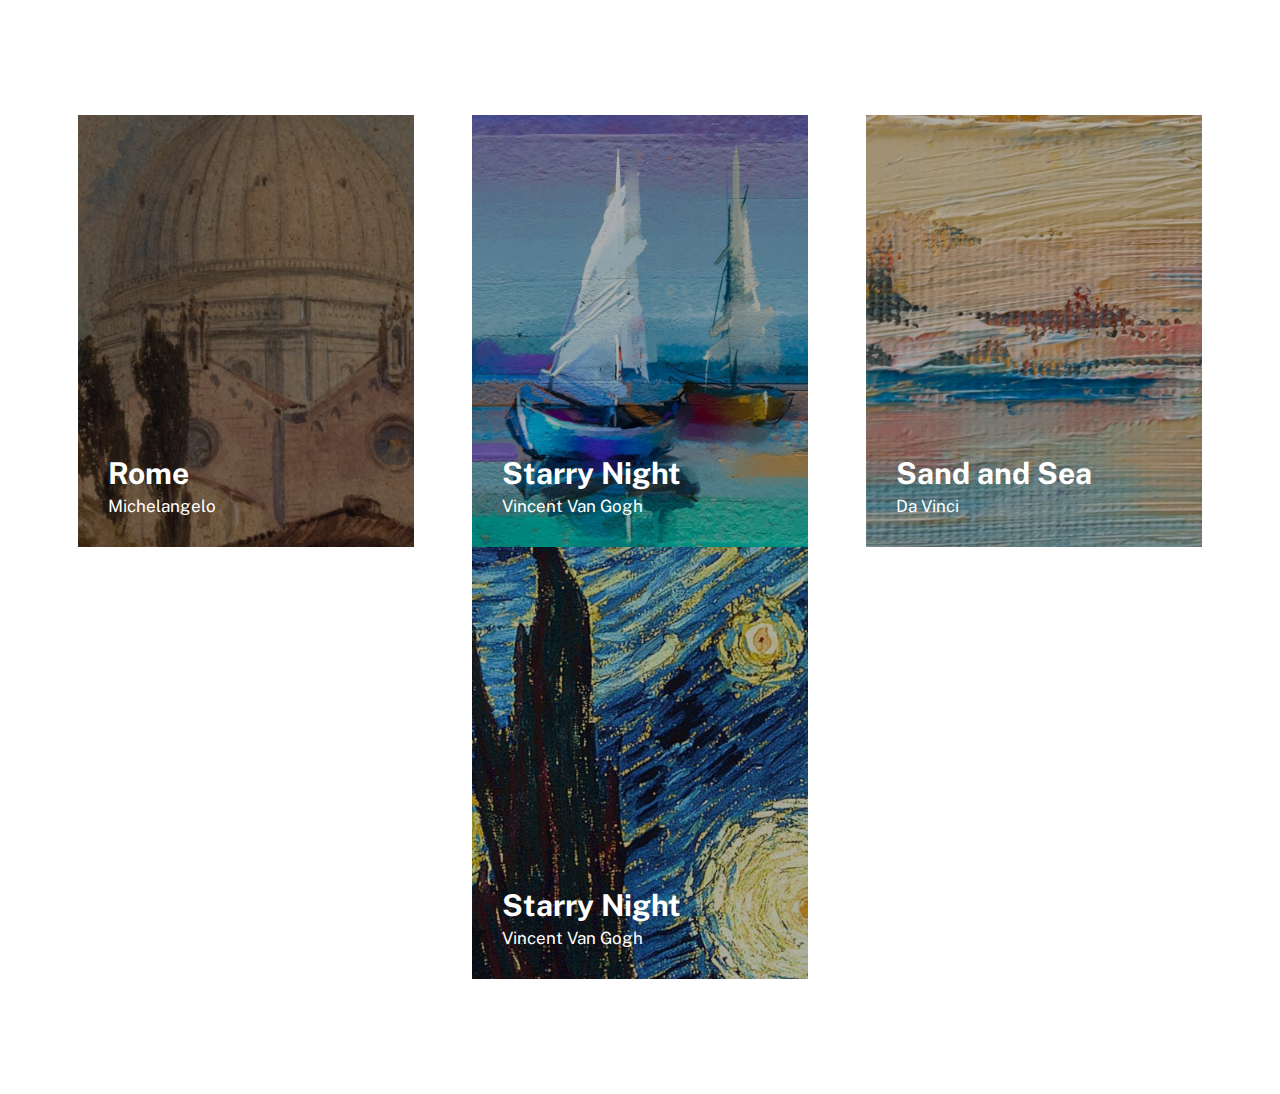
<file: desafio-02/index.html>
<!DOCTYPE html>
<html lang="en">

<head>
    <meta charset="UTF-8">
    <meta http-equiv="X-UA-Compatible" content="IE=edge">
    <meta name="viewport" content="width=device-width, initial-scale=1.0">
    <title>Lista Imagens</title>
    <link rel="stylesheet" href="style.css">
</head>

<body>
    <section class="images">
        <div class="image image1">
            <div class="cover">
                <h1>Rome</h1>
                <span>Michelangelo</span>
            </div>
        </div>
        <div class="image image2">
            <div class="cover">
                <h1>Starry Night</h1>
                <span>Vincent Van Gogh</span>
            </div>
        </div>
        <div class="image image3">
            <div class="cover">
                <h1>Sand and Sea</h1>
                <span>Da Vinci</span>
            </div>
        </div>
        <div class="image image4">
            <div class="cover">
                <h1>Starry Night</h1>
                <span>Vincent Van Gogh</span>
            </div>
        </div>
    </section>
</body>

</html>
</file>
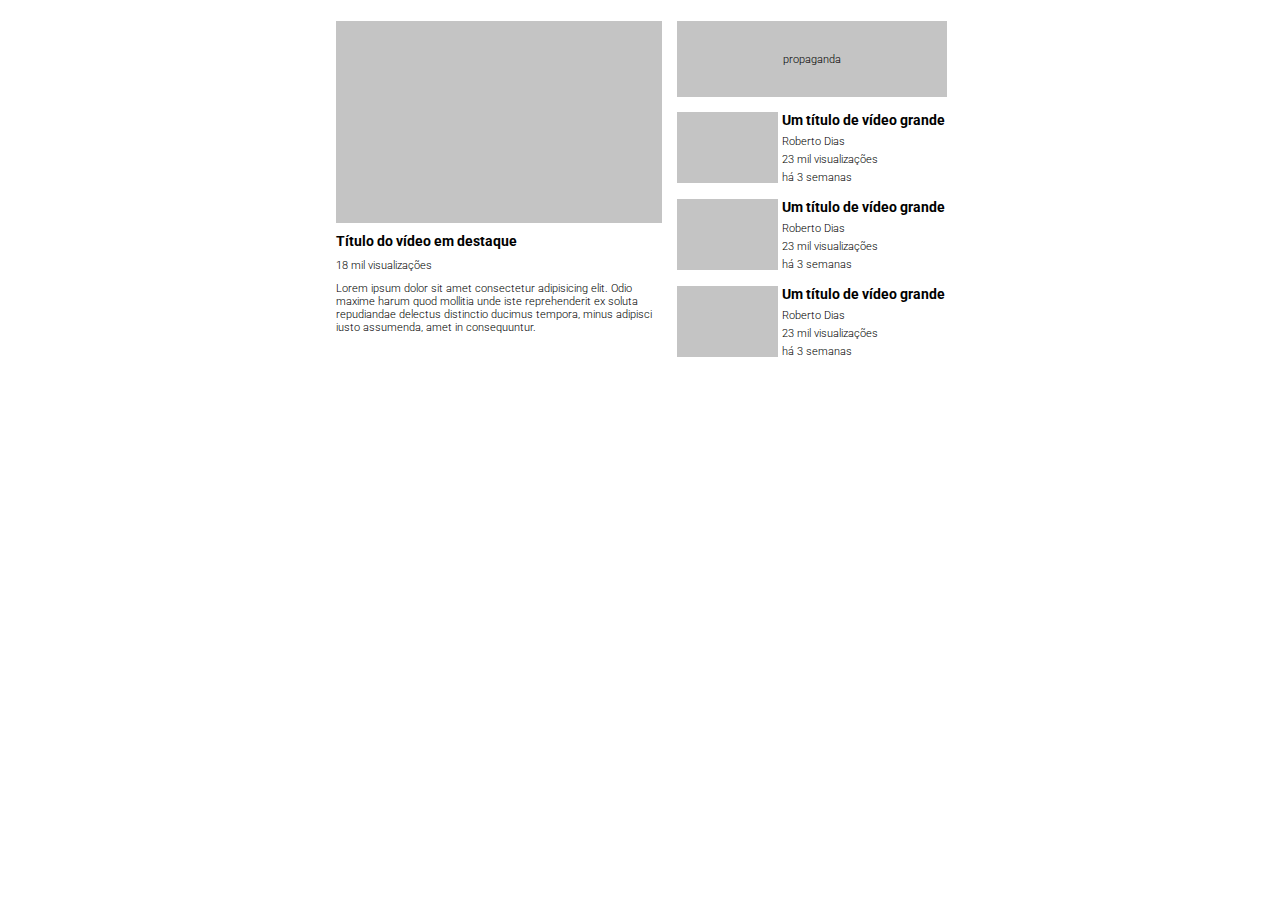
<file: desafio-03/index.html>
<!DOCTYPE html>
<html lang="pt-BR">

<head>
    <meta charset="UTF-8">
    <meta http-equiv="X-UA-Compatible" content="IE=edge">
    <meta name="viewport" content="width=device-width, initial-scale=1.0">
    <title>YoutubeFake</title>
    <link rel="stylesheet" href="style.css">
</head>

<body>
    <div class="main-video">
        <div class="video-frame main"></div>
        <h1>Título do vídeo em destaque</h1>
        <p>18 mil visualizações</p>
        <p>Lorem ipsum dolor sit amet consectetur adipisicing elit. Odio maxime harum quod mollitia unde iste reprehenderit ex soluta repudiandae delectus distinctio ducimus tempora, minus adipisci iusto assumenda, amet in consequuntur.</p>
    </div>

    <div class="advertisement">
        propaganda
    </div>

    <div class="related">
        <div class="related-video">
            <div class="video-frame related-frame"></div>
            <div class="info">
                <h2>Um título de vídeo grande</h2>
                <p>Roberto Dias</p>
                <p>23 mil visualizações</p>
                <p>há 3 semanas</p>
            </div>
        </div>
        <div class="related-video">
            <div class="video-frame related-frame"></div>
            <div class="info">
                <h2>Um título de vídeo grande</h2>
                <p>Roberto Dias</p>
                <p>23 mil visualizações</p>
                <p>há 3 semanas</p>
            </div>
        </div>
        <div class="related-video">
            <div class="video-frame related-frame"></div>
            <div class="info">
                <h2>Um título de vídeo grande</h2>
                <p>Roberto Dias</p>
                <p>23 mil visualizações</p>
                <p>há 3 semanas</p>
            </div>
        </div>
    </div>

</body>

</html>
</file>
<file: desafio-02/style.css>
@import url('https://fonts.googleapis.com/css2?family=Public+Sans:wght@400;700&display=swap');

html {
    font-size: 62.5%;
}

* {
    margin: 0;
    padding: 0;
    box-sizing: border-box;
    font-family: 'Public Sans', sans-serif;
}

body {
    max-width: 1440px;
    height: 689px;
    margin: 0 auto;
}

.images {
    display: flex;
    flex-flow: row wrap;
    padding: 115px 20px;
    justify-content: space-evenly;
    color: #fff;
}

.images .image {
    display: flex;
    flex-direction: column;
    width: 335.64px;
    height: 431.86px;
}

.images .image .cover {
    position: relative;
    background-color: rgba(0, 0, 0, 0.3);
    padding: 26px 30px;
    width: 100%;
    height: 100%;
}

.images .image .cover h1 { 
    position: absolute;
    bottom: 56px;
    font-size: 3rem;
    font-weight: 700;
}

.images .image span {
    position: absolute;
    bottom: 31px;
    font-size: 1.7rem;
    font-weight: 400;
}

.images .image1 {
    background: black url(./lista-imagens/6.jpg) center center no-repeat;
    background-size: cover;
}

.images .image2 {
    background: url(./lista-imagens/3.jpg) center center no-repeat;
    background-size: cover;
}

.images .image3 {
    background: url(./lista-imagens/4.jpg) center center no-repeat;
    background-size: cover;
}

.images .image4 {
    background: url(./lista-imagens/5.jpg) center center no-repeat;
    background-size: cover;
}
</file>
<file: desafio-03/style.css>
@import url('https://fonts.googleapis.com/css2?family=Roboto:wght@300;400;700&display=swap');

html {
    font-size: 62.5%;
}

* {
    margin: 0;
    padding: 0;
    box-sizing: border-box;
    font-family: 'Roboto', sans-serif;
    font-size: 1.1rem;
    font-weight: 300;
}

body {
    max-width: 656px;
    height: 368px;
    display: grid;
    grid-template-areas: "main-video advertisement"
                         "main-video related";
    padding: 21px 24px;
    grid-gap: 15px;
    margin: 0 auto;
}

.video-frame, .advertisement {
    background-color: #C4C4C4;
}

.main-video {
    grid-area: main-video;
}

.main-video h1 {
    font-size: 1.4rem;
    font-weight: 700;
}

.main-video div, h1, p {
    margin-bottom: 10px;
}

.main {
    width: 326px;
    height: 202px;
}


.advertisement {
    grid-area: advertisement;
    display: flex;
    justify-content: center;
    align-items: center;
    width: 270px;
    height: 76px;
}


.related {
    grid-area: related;
    display: flex;
    flex-direction: column;
}

.related-frame {
    width: 101px;
    height: 71px;
}

.related .related-video {
    display: flex;
    align-content: center;
    margin-bottom: 10px;
}

.related .related-video .info {
    margin-left: 4px;
}

.related .related-video .info h2 {
    font-weight: 700;
    font-size: 1.4rem;
    margin-bottom: 7px;
}

.related .related-video .info p {
    margin-bottom: 5px;
}
</file>
